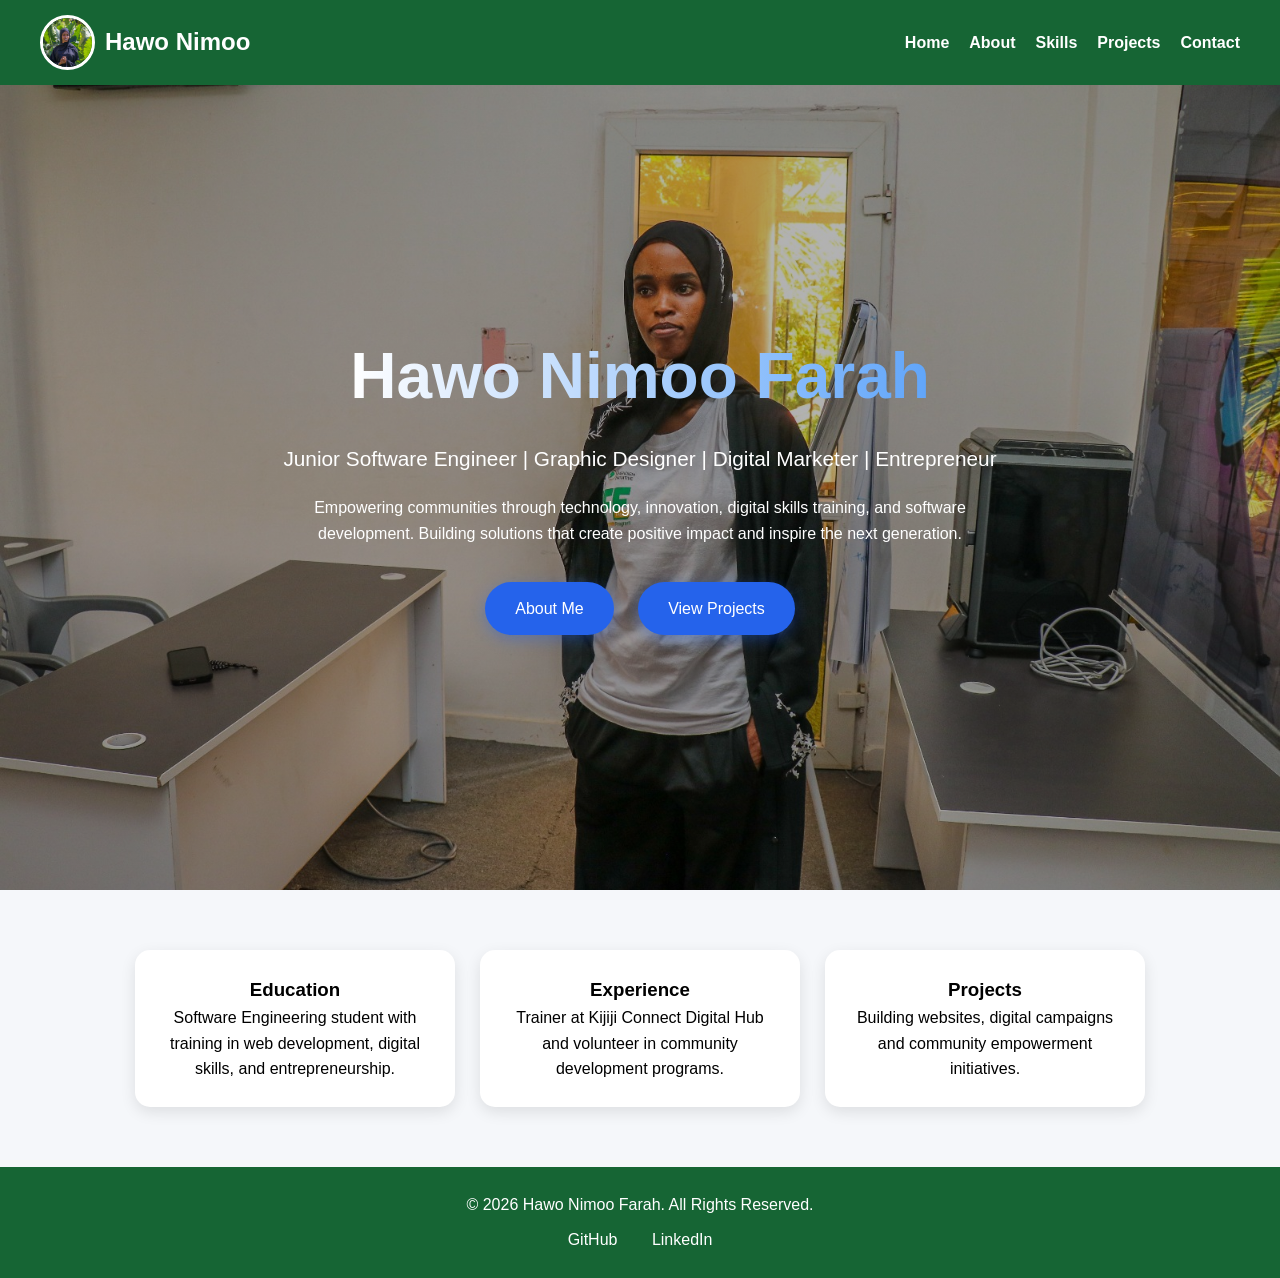
<file: index.html>
<!DOCTYPE html>
<html lang="en">
<head>
    <meta charset="UTF-8">
    <meta name="viewport" content="width=device-width, initial-scale=1.0">
    <title>Hawo Nimoo Farah | Portfolio</title>
    <link rel="stylesheet" href="style.css">
</head>
<body>

<header>
    <div class="navbar">

        <div class="logo-container">
            <img src="8.jpeg" alt="Hawo Nimoo Logo" class="logo-img">
            <h2 class="logo">Hawo Nimoo</h2>
        </div>

        <nav>
            <ul class="navigation">
                <li><a href="index.html">Home</a></li>
                <li><a href="about.html">About</a></li>
                <li><a href="skills.html">Skills</a></li>
                <li><a href="projects.html">Projects</a></li>
                <li><a href="contact.html">Contact</a></li>
            </ul>
        </nav>

    </div>
</header>

<section class="hero">

    <h1>Hawo Nimoo Farah</h1>

    <p class="title">
        Junior Software Engineer | Graphic Designer |
        Digital Marketer | Entrepreneur
    </p>

    <p class="welcome">
        Empowering communities through technology, innovation,
        digital skills training, and software development.
        Building solutions that create positive impact and inspire
        the next generation.
    </p>

    <div class="hero-buttons">
        <a href="about.html" class="btn">About Me</a>
        <a href="projects.html" class="btn">View Projects</a>
    </div>

</section>

<section class="overview">

    <div class="card">
        <h3>Education</h3>
        <p>
            Software Engineering student with training in
            web development, digital skills, and entrepreneurship.
        </p>
    </div>

    <div class="card">
        <h3>Experience</h3>
        <p>
            Trainer at Kijiji Connect Digital Hub and volunteer
            in community development programs.
        </p>
    </div>

    <div class="card">
        <h3>Projects</h3>
        <p>
            Building websites, digital campaigns and
            community empowerment initiatives.
        </p>
    </div>

</section>


<footer>

    <p>&copy; 2026 Hawo Nimoo Farah. All Rights Reserved.</p>

    <div class="footer-links">
        <a href="https://github.com/hawonimoo" target="_blank">GitHub</a>
        <a href="https://www.linkedin.com/in/hawo-farah" target="_blank">LinkedIn</a>
    </div>

</footer>

</body>
</html>
</file>
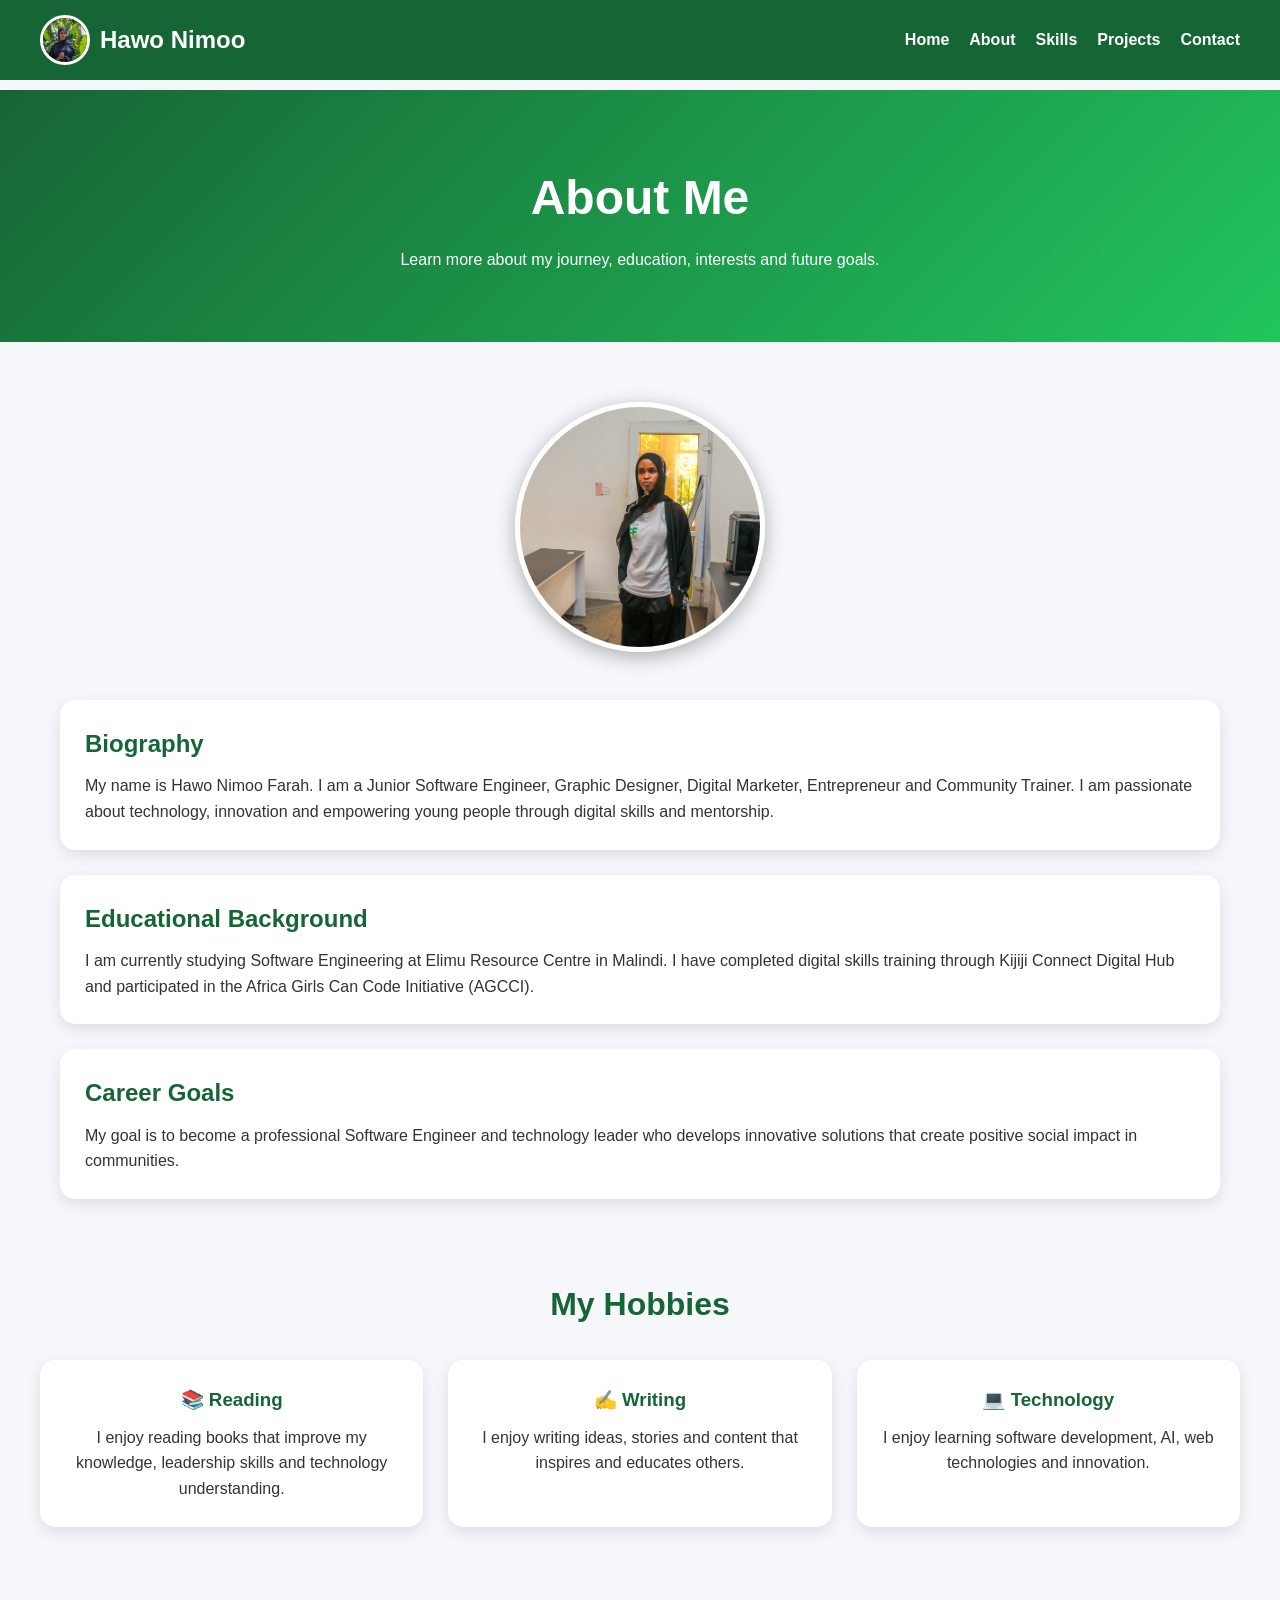
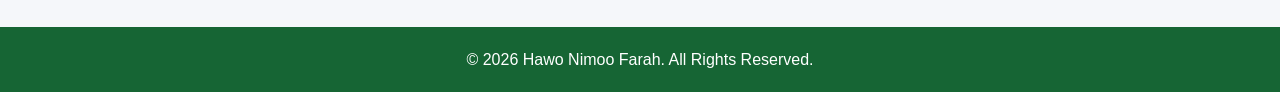
<file: about.html>
<!DOCTYPE html>
<html lang="en">
<head>
    <meta charset="UTF-8">
    <meta name="viewport" content="width=device-width, initial-scale=1.0">
    <title>About Me | Hawo Nimoo Farah</title>
    <link rel="stylesheet" href="about.css">
</head>
<body>

<header>
    <div class="navbar">

        <div class="logo-container">
            <img src="8.jpeg" alt="Hawo Nimoo Logo" class="logo-img">
            <h2 class="logo">Hawo Nimoo</h2>
        </div>

        <nav>
            <ul class="navigation">
                <li><a href="index.html">Home</a></li>
                <li><a href="about.html">About</a></li>
                <li><a href="skills.html">Skills</a></li>
                <li><a href="projects.html">Projects</a></li>
                <li><a href="contact.html">Contact</a></li>
            </ul>
        </nav>

    </div>
</header>

<section class="hero">
    <h1>About Me</h1>
    <p>Learn more about my journey, education, interests and future goals.</p>
</section>

<section class="about-container">

    <div class="profile-section">
        <img src="2.jpeg" alt="Hawo Nimoo" class="profile-image">
    </div>

    <div class="about-content">

        <div class="about-card">
            <h2>Biography</h2>
            <p>
                My name is Hawo Nimoo Farah. I am a Junior Software Engineer,
                Graphic Designer, Digital Marketer, Entrepreneur and Community Trainer.
                I am passionate about technology, innovation and empowering young
                people through digital skills and mentorship.
            </p>
        </div>

        <div class="about-card">
            <h2>Educational Background</h2>
            <p>
                I am currently studying Software Engineering at Elimu Resource
                Centre in Malindi. I have completed digital skills training
                through Kijiji Connect Digital Hub and participated in the
                Africa Girls Can Code Initiative (AGCCI).
            </p>
        </div>

        <div class="about-card">
            <h2>Career Goals</h2>
            <p>
                My goal is to become a professional Software Engineer and
                technology leader who develops innovative solutions that
                create positive social impact in communities.
            </p>
        </div>

    </div>

</section>

<section class="hobbies-section">

    <h2>My Hobbies</h2>

    <div class="hobbies-grid">

        <div class="hobby-card">
            <h3>📚 Reading</h3>
            <p>
                I enjoy reading books that improve my knowledge,
                leadership skills and technology understanding.
            </p>
        </div>

        <div class="hobby-card">
            <h3>✍️ Writing</h3>
            <p>
                I enjoy writing ideas, stories and content that
                inspires and educates others.
            </p>
        </div>

        <div class="hobby-card">
            <h3>💻 Technology</h3>
            <p>
                I enjoy learning software development, AI,
                web technologies and innovation.
            </p>
        </div>

    </div>

</section>

<footer>
    <p>&copy; 2026 Hawo Nimoo Farah. All Rights Reserved.</p>
</footer>

</body>
</html>
</file>
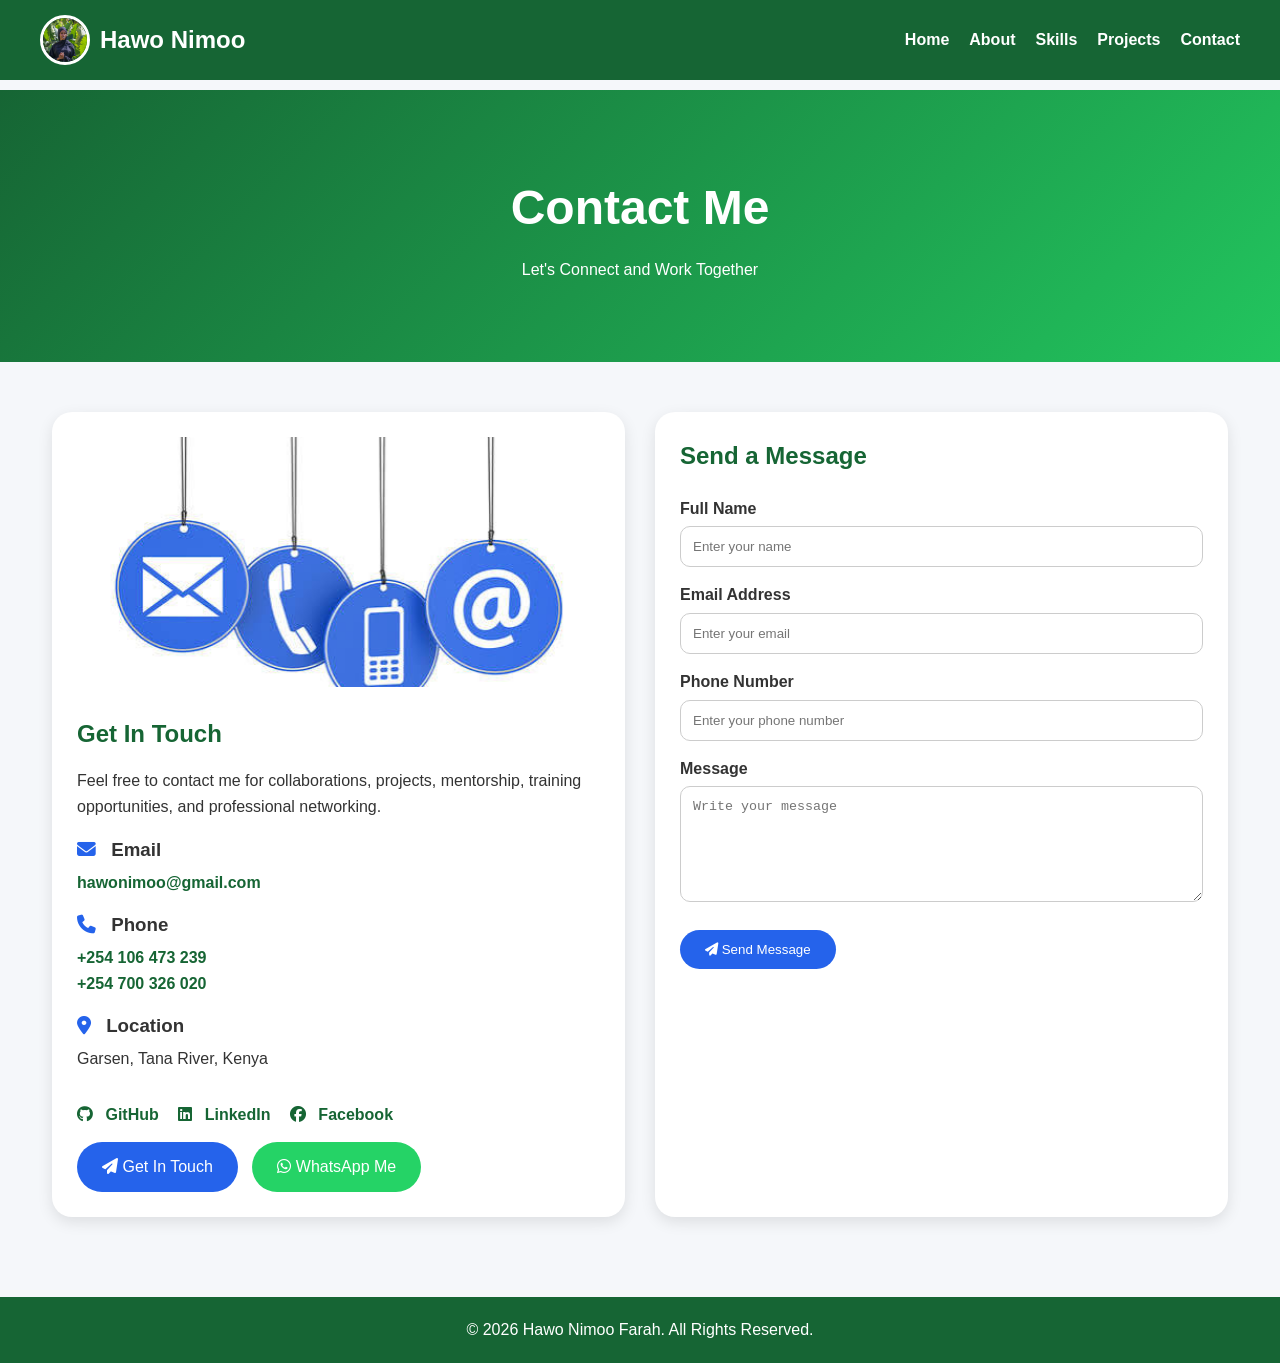
<file: contact.html>
<!DOCTYPE html>
<html lang="en">
<head>
    <meta charset="UTF-8">
    <meta name="viewport" content="width=device-width, initial-scale=1.0">
    <title>Contact | Hawo Nimoo Farah</title>

    <link rel="stylesheet" href="contact.css">

    <link rel="stylesheet"
    href="https://cdnjs.cloudflare.com/ajax/libs/font-awesome/6.5.1/css/all.min.css">
</head>
<body>

<header>
    <div class="navbar">

        <div class="logo-container">
            <img src="8.jpeg" alt="Logo" class="logo-img">
            <h2 class="logo">Hawo Nimoo</h2>
        </div>

        <nav>
            <ul class="navigation">
                <li><a href="index.html">Home</a></li>
                <li><a href="about.html">About</a></li>
                <li><a href="skills.html">Skills</a></li>
                <li><a href="projects.html">Projects</a></li>
                <li><a href="contact.html">Contact</a></li>
            </ul>
        </nav>

    </div>
</header>

<section class="hero">
    <h1>Contact Me</h1>
    <p>Let's Connect and Work Together</p>
</section>

<section class="contact-container">

    <div class="contact-info">

        <img src="images.jpg" alt="Contact Image">

        <h2>Get In Touch</h2>

        <p>
            Feel free to contact me for collaborations,
            projects, mentorship, training opportunities,
            and professional networking.
        </p>

        <div class="info">
            <h3><i class="fas fa-envelope"></i> Email</h3>

            <p>
                <a href="mailto:hawonimoo@gmail.com">
                    hawonimoo@gmail.com
                </a>
            </p>
        </div>

        <div class="info">
            <h3><i class="fas fa-phone"></i> Phone</h3>

            <p>
                <a href="https://wa.me/254106473239" target="_blank">
                    +254 106 473 239
                </a>
            </p>

            <p>
                <a href="https://wa.me/254700326020" target="_blank">
                    +254 700 326 020
                </a>
            </p>
        </div>

        <div class="info">
            <h3><i class="fas fa-location-dot"></i> Location</h3>
            <p>Garsen, Tana River, Kenya</p>
        </div>

        <div class="social-links">

            <a href="https://github.com/hawonimoo" target="_blank">
                <i class="fab fa-github"></i> GitHub
            </a>

            <a href="https://www.linkedin.com/in/hawo-farah" target="_blank">
                <i class="fab fa-linkedin"></i> LinkedIn
            </a>

            <a href="https://web.facebook.com/61590488966495/" target="_blank">
                <i class="fab fa-facebook"></i> Facebook
            </a>

        </div>

        <a href="mailto:hawonimoo@gmail.com" class="btn">
            <i class="fas fa-paper-plane"></i> Get In Touch
        </a>

        <a href="https://wa.me/254106473239" class="btn whatsapp-btn" target="_blank">
            <i class="fab fa-whatsapp"></i> WhatsApp Me
        </a>

    </div>

    <div class="contact-form">

        <h2>Send a Message</h2>

        <form>

            <label for="name">Full Name</label>
            <input type="text" id="name" placeholder="Enter your name">

            <label for="email">Email Address</label>
            <input type="email" id="email" placeholder="Enter your email">

            <label for="phone">Phone Number</label>
            <input type="tel" id="phone" placeholder="Enter your phone number">

            <label for="message">Message</label>
            <textarea id="message" rows="6" placeholder="Write your message"></textarea>

            <button type="submit">
                <i class="fas fa-paper-plane"></i> Send Message
            </button>

        </form>

    </div>

</section>

<footer>
    <p>&copy; 2026 Hawo Nimoo Farah. All Rights Reserved.</p>
</footer>

</body>
</html>
</file>
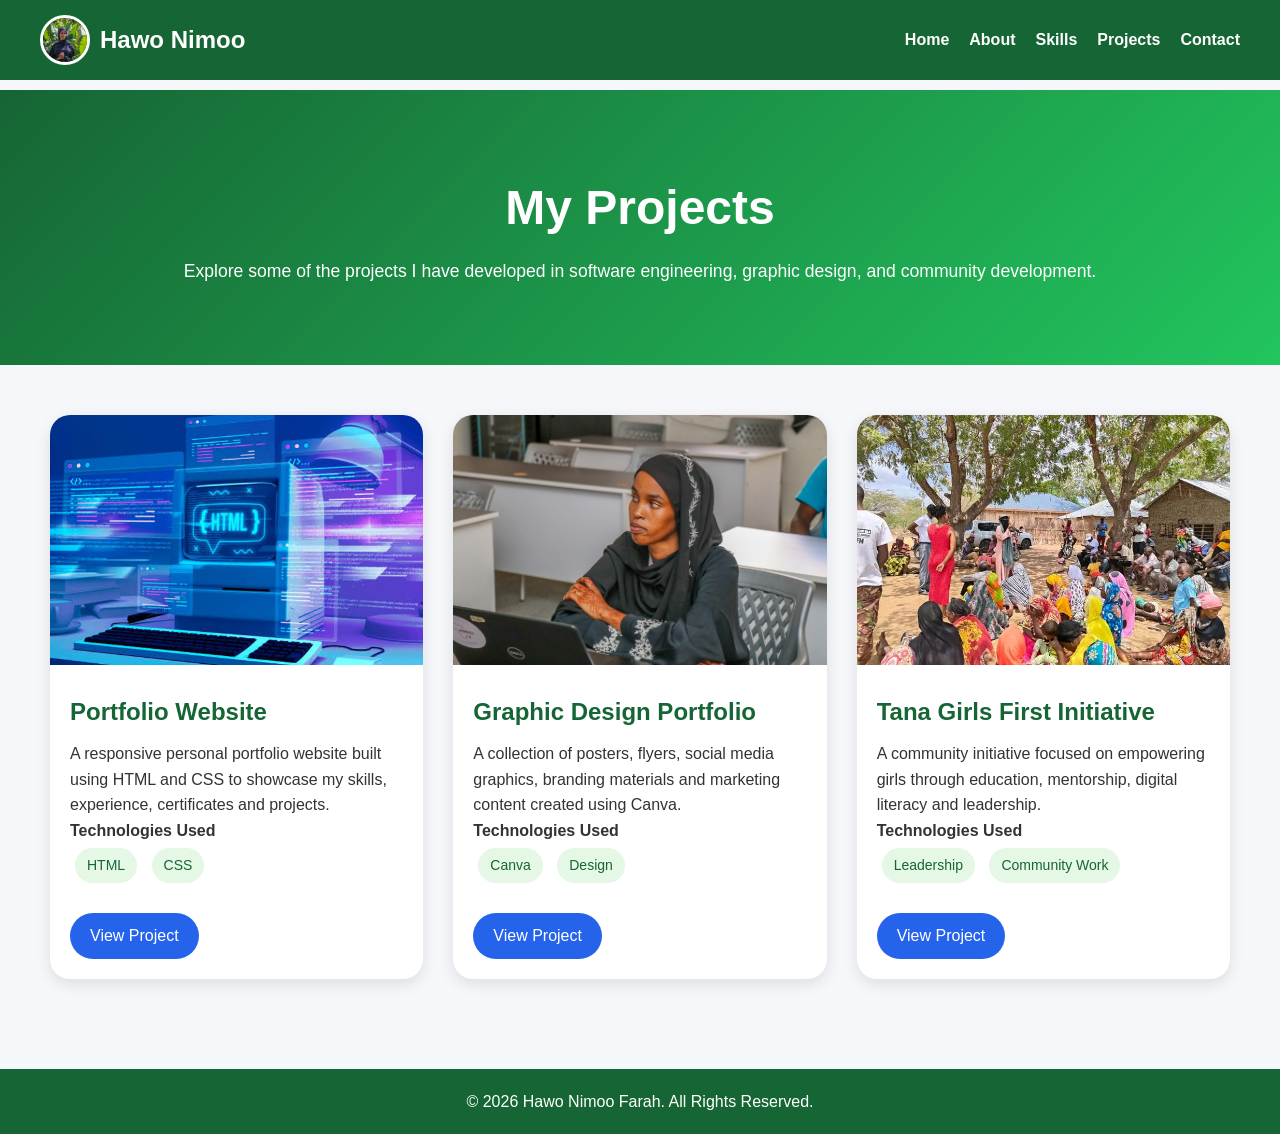
<file: projects.html>
<!DOCTYPE html>
<html lang="en">
<head>
    <meta charset="UTF-8">
    <meta name="viewport" content="width=device-width, initial-scale=1.0">
    <title>Projects | Hawo Nimoo Farah</title>
    <link rel="stylesheet" href="projects.css">
</head>
<body>

<header>

    <div class="navbar">

        <div class="logo-container">
            <img src="8.jpeg" alt="Hawo Nimoo Logo" class="logo-img">
            <h2 class="logo">Hawo Nimoo</h2>
        </div>

        <nav>
            <ul class="navigation">
                <li><a href="index.html">Home</a></li>
                <li><a href="about.html">About</a></li>
                <li><a href="skills.html">Skills</a></li>
                <li><a href="projects.html">Projects</a></li>
                <li><a href="contact.html">Contact</a></li>
            </ul>
        </nav>

    </div>

</header>

<section class="hero">
    <h1>My Projects</h1>
    <p>
        Explore some of the projects I have developed in
        software engineering, graphic design, and community development.
    </p>
</section>

<section class="projects-grid">

    <!-- Project 1 -->
    <div class="project-card">

        <img src="images (1).jpg" alt="Portfolio Website">

        <div class="content">

            <h2>Portfolio Website</h2>

            <p>
                A responsive personal portfolio website built using
                HTML and CSS to showcase my skills, experience,
                certificates and projects.
            </p>

            <h4>Technologies Used</h4>

            <span class="tag">HTML</span>
            <span class="tag">CSS</span>

            <br><br>

            <a href="https://github.com/hawonimoo"
               target="_blank"
               class="btn">
               View Project
            </a>

        </div>

    </div>

    <!-- Project 2 -->

    <div class="project-card">

        <img src="4.jpeg" alt="Graphic Design Portfolio">

        <div class="content">

            <h2>Graphic Design Portfolio</h2>

            <p>
                A collection of posters, flyers, social media graphics,
                branding materials and marketing content created using Canva.
            </p>

            <h4>Technologies Used</h4>

            <span class="tag">Canva</span>
            <span class="tag">Design</span>

            <br><br>

            <a href="https://github.com/hawonimoo"
               target="_blank"
               class="btn">
               View Project
            </a>

        </div>

    </div>

    <!-- Project 3 -->

    <div class="project-card">

        <img src="png5.jpeg" alt="Tana Girls First Initiative">

        <div class="content">

            <h2>Tana Girls First Initiative</h2>

            <p>
                A community initiative focused on empowering girls through
                education, mentorship, digital literacy and leadership.
            </p>

            <h4>Technologies Used</h4>

            <span class="tag">Leadership</span>
            <span class="tag">Community Work</span>

            <br><br>

            <a href="https://github.com/hawonimoo"
               target="_blank"
               class="btn">
               View Project
            </a>

        </div>

    </div>

</section>

<footer>
    <p>&copy; 2026 Hawo Nimoo Farah. All Rights Reserved.</p>
</footer>

</body>
</html>
</file>
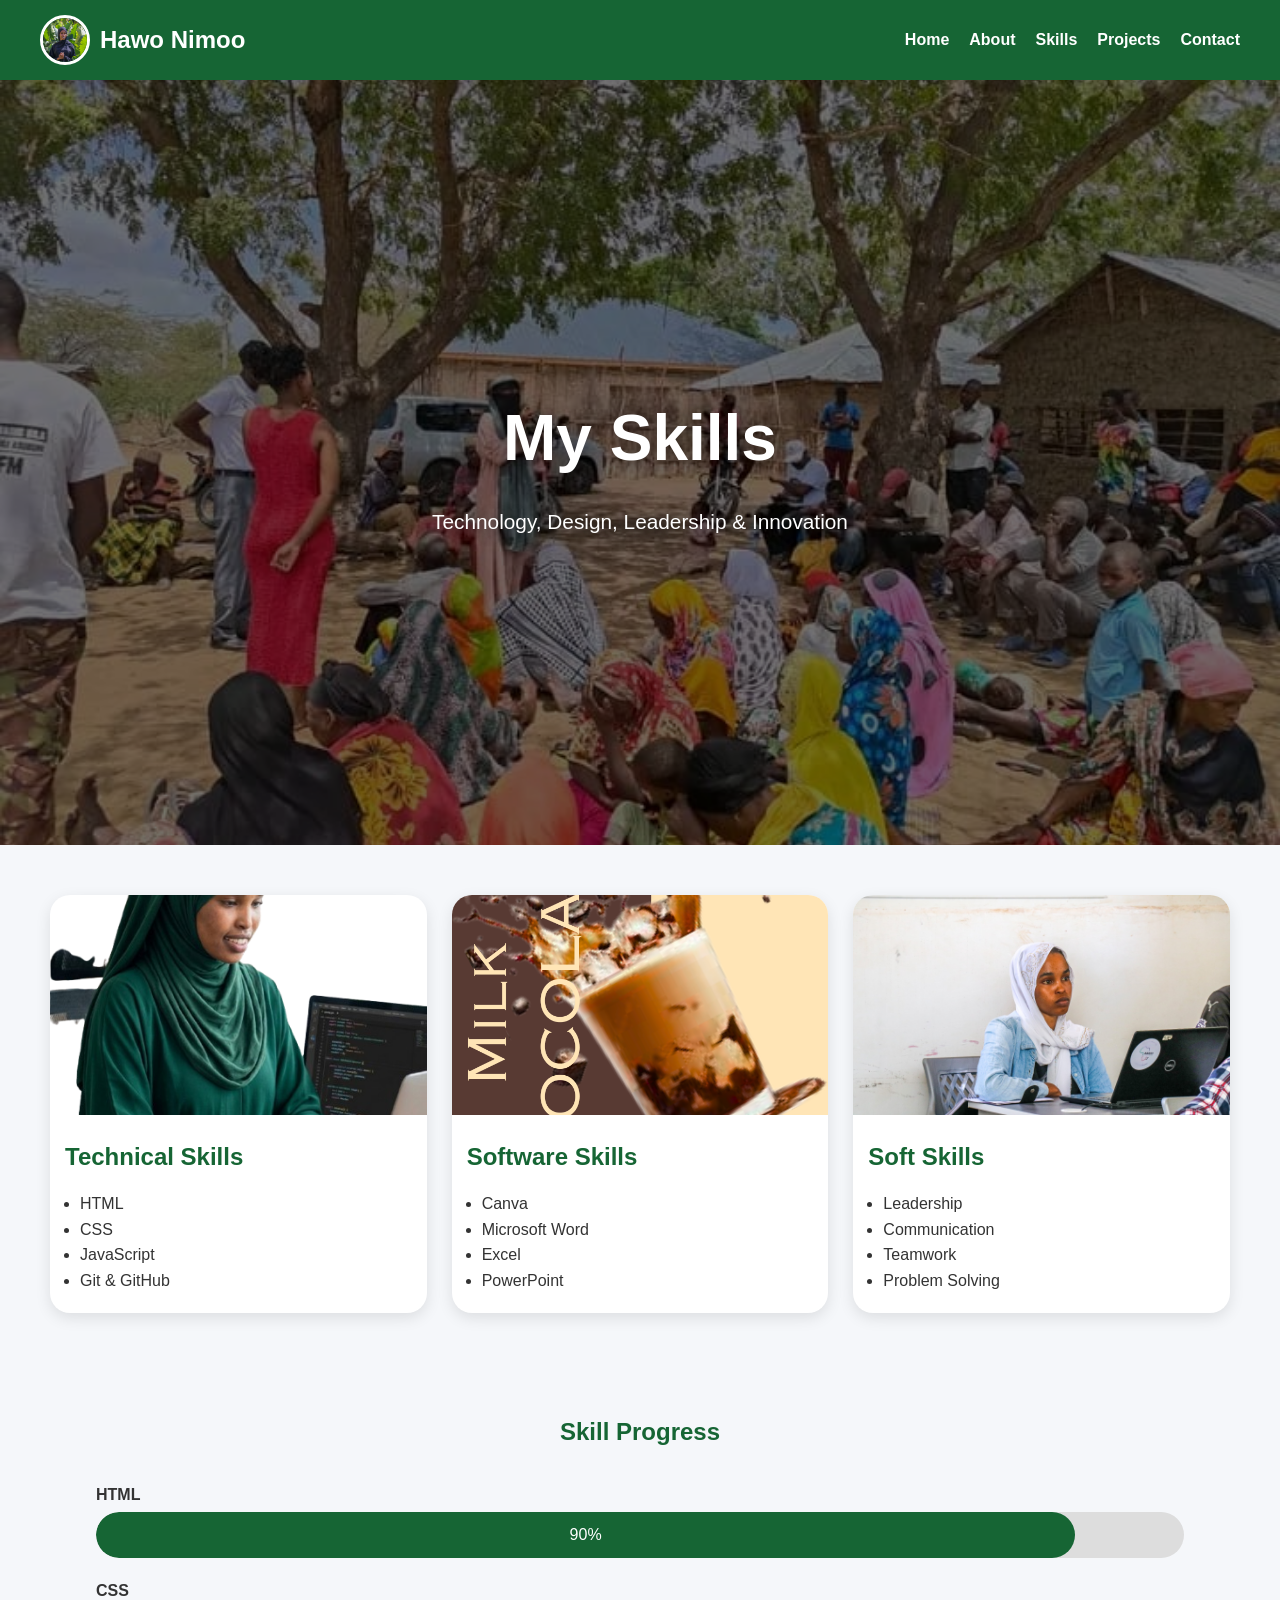
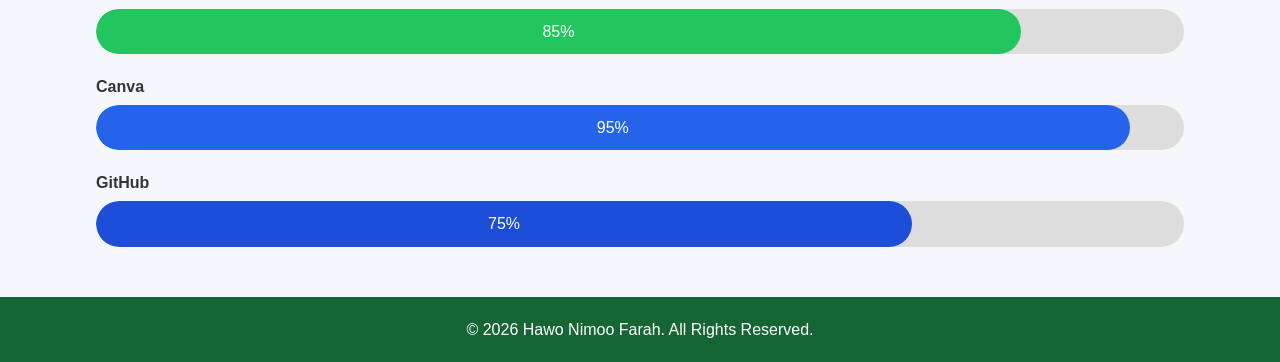
<file: skills.html>
<!DOCTYPE html>
<html lang="en">
<head>
    <meta charset="UTF-8">
    <meta name="viewport" content="width=device-width, initial-scale=1.0">
    <title>Skills | Hawo Nimoo Farah</title>
    <link rel="stylesheet" href="skills.css">
</head>
<body>

<header>
    <div class="navbar">

        <div class="logo-container">
            <img src="8.jpeg" alt="Hawo Nimoo Logo" class="logo-img">
            <h2 class="logo">Hawo Nimoo</h2>
        </div>

        <nav>
            <ul class="navigation">
                <li><a href="index.html">Home</a></li>
                <li><a href="about.html">About</a></li>
                <li><a href="skills.html">Skills</a></li>
                <li><a href="projects.html">Projects</a></li>
                <li><a href="contact.html">Contact</a></li>
            </ul>
        </nav>

    </div>
</header>

<section class="hero">

    <div class="hero-slider">
        <div class="slides">
            <img src="png5.jpeg" alt="">
            <img src="png2.jpeg" alt="">
            <img src="tec-removebg-preview.png" alt="">
            <img src="3.jpeg" alt="">
            <img src="png1.jpeg" alt="">
            <img src="4.jpeg" alt="">
        </div>
    </div>

    <div class="hero-content">
        <h1>My Skills</h1>
        <p>Technology, Design, Leadership & Innovation</p>
    </div>

</section>

<section class="skills-grid">

    <div class="skill-card">
        <img src="tec-removebg-preview.png" alt="Technical Skills">
        <h2>Technical Skills</h2>
        <ul>
            <li>HTML</li>
            <li>CSS</li>
            <li>JavaScript</li>
            <li>Git & GitHub</li>
        </ul>
    </div>

    <div class="skill-card">
        <img src="Your paragraph text (2).png" alt="Software Skills">
        <h2>Software Skills</h2>
        <ul>
            <li>Canva</li>
            <li>Microsoft Word</li>
            <li>Excel</li>
            <li>PowerPoint</li>
        </ul>
    </div>

    <div class="skill-card">
        <img src="png1.jpeg" alt="Soft Skills">
        <h2>Soft Skills</h2>
        <ul>
            <li>Leadership</li>
            <li>Communication</li>
            <li>Teamwork</li>
            <li>Problem Solving</li>
        </ul>
    </div>

</section>

<section class="progress-section">

    <h2>Skill Progress</h2>

    <div class="progress-box">
        <p>HTML</p>
        <div class="progress">
            <div class="html">90%</div>
        </div>
    </div>

    <div class="progress-box">
        <p>CSS</p>
        <div class="progress">
            <div class="css">85%</div>
        </div>
    </div>

    <div class="progress-box">
        <p>Canva</p>
        <div class="progress">
            <div class="canva">95%</div>
        </div>
    </div>

    <div class="progress-box">
        <p>GitHub</p>
        <div class="progress">
            <div class="github">75%</div>
        </div>
    </div>

</section>

<footer>
    <p>&copy; 2026 Hawo Nimoo Farah. All Rights Reserved.</p>
</footer>

</body>
</html>
</file>
<file: style.css>
*{
    margin:0;
    padding:0;
    box-sizing:border-box;
}

html{
    scroll-behavior:smooth;
}

body{
    font-family:Arial,sans-serif;
    background:#f5f7fa;
    line-height:1.6;
}

/* HEADER */

header{
    background:#166534;
    position:fixed;
    width:100%;
    top:0;
    z-index:1000;
}

.navbar{
    display:flex;
    justify-content:space-between;
    align-items:center;
    padding:15px 40px;
}

.logo-container{
    display:flex;
    align-items:center;
    gap:10px;
}

.logo-img{
    width:55px;
    height:55px;
    border-radius:50%;
    object-fit:cover;
    border:3px solid white;
    animation:glow 2s infinite alternate;
}

@keyframes glow{
    from{
        box-shadow:0 0 10px white;
    }
    to{
        box-shadow:0 0 25px #60a5fa;
    }
}

.logo{
    color:white;
}

.navigation{
    display:flex;
    gap:20px;
    list-style:none;
}

.navigation a{
    color:white;
    text-decoration:none;
    font-weight:bold;
    transition:0.3s;
}

.navigation a:hover{
    color:gold;
}

/* HERO */

.hero{
    margin-top:80px;
    min-height:90vh;

    display:flex;
    flex-direction:column;
    justify-content:center;
    align-items:center;

    text-align:center;
    padding:50px 20px;

    background:
    linear-gradient(
    rgba(0,0,0,0.3),
    rgba(0,0,0,0.3)),
    url("2.jpeg");

    background-size:cover;
    background-position:center;

    color:white;
}

@keyframes fadeIn{
    from{
        opacity:0;
        transform:translateY(30px);
    }
    to{
        opacity:1;
        transform:translateY(0);
    }
}

.profile-image{
    width:180px;
    height:180px;
    border-radius:50%;
    object-fit:cover;
    border:5px solid white;
    margin-bottom:20px;
    box-shadow:0 0 30px rgba(255,255,255,0.5);
}

.hero h1{
    font-size:4rem;
    font-weight:bold;

    background:linear-gradient(
    90deg,
    #ffffff,
    #60a5fa,
    #ffffff);

    background-size:200% auto;

    color:transparent;
    -webkit-background-clip:text;
    background-clip:text;

    animation:shine 3s linear infinite;
}

@keyframes shine{
    0%{
        background-position:-200% center;
    }

    100%{
        background-position:200% center;
    }
}

.title{
    margin-top:15px;
    font-size:1.3rem;
}

.welcome{
    max-width:750px;
    margin-top:20px;
}

.hero-buttons{
    margin-top:25px;
}

.btn{
    display:inline-block;
    margin:10px;
    padding:14px 30px;
    background:#2563eb;
    color:white;
    text-decoration:none;
    border-radius:30px;
    transition:0.3s;
    box-shadow:0 4px 15px rgba(37,99,235,0.4);
}

.btn:hover{
    transform:translateY(-5px);
    box-shadow:0 8px 25px rgba(37,99,235,0.6);
}

/* OVERVIEW */

.overview{
    display:flex;
    justify-content:center;
    flex-wrap:wrap;
    gap:25px;
    padding:60px 30px;
}

.card{
    background:white;
    width:320px;
    padding:25px;
    border-radius:15px;
    text-align:center;
    box-shadow:0 5px 15px rgba(0,0,0,0.1);
    transition:0.3s;
}

.card:hover{
    background:linear-gradient(
    135deg,
    #166534,
    #2563eb);

    color:white;
    transform:translateY(-10px);
}

.video-section h2{
    color:#166534;
    margin-bottom:20px;
}

video{
    width:100%;
    max-width:800px;
    border-radius:15px;
}

/* FOOTER */

footer{
    background:#166534;
    color:white;
    text-align:center;
    padding:25px;
}

.footer-links{
    margin-top:10px;
}

.footer-links a{
    color:white;
    text-decoration:none;
    margin:0 15px;
}

.footer-links a:hover{
    color:gold;
}

/* MOBILE */

@media(max-width:768px){

    .navbar{
        flex-direction:column;
        gap:10px;
        padding:10px;
    }

    .navigation{
        flex-wrap:wrap;
        justify-content:center;
        gap:10px;
    }

    .hero{
        margin-top:130px;
        min-height:70vh;
    }

    .hero h1{
        font-size:2.2rem;
    }

    .profile-image{
        width:140px;
        height:140px;
    }

    .title{
        font-size:1rem;
    }

    .welcome{
        font-size:0.95rem;
    }

    .card{
        width:100%;
        max-width:350px;
    }
}
</file>
<file: about.css>
*{
    margin:0;
    padding:0;
    box-sizing:border-box;
}

body{
    font-family:Arial, sans-serif;
    background:#f5f7fa;
    color:#333;
    line-height:1.6;
    padding-top:90px;
}

/* HEADER */

header{
    background:#166534;
    position:fixed;
    top:0;
    width:100%;
    z-index:1000;
}

.navbar{
    display:flex;
    justify-content:space-between;
    align-items:center;
    padding:15px 40px;
}

.logo-container{
    display:flex;
    align-items:center;
    gap:10px;
}

.logo-img{
    width:50px;
    height:50px;
    border-radius:50%;
    object-fit:cover;
    border:3px solid white;
}

.logo{
    color:white;
}

.navigation{
    display:flex;
    list-style:none;
    gap:20px;
}

.navigation a{
    color:white;
    text-decoration:none;
    font-weight:bold;
    transition:0.3s;
}

.navigation a:hover{
    color:gold;
}

/* HERO */

.hero{
    text-align:center;
    padding:70px 20px;
    background:linear-gradient(135deg,#166534,#22c55e);
    color:white;
}

.hero h1{
    font-size:3rem;
    margin-bottom:10px;
}

/* PROFILE */

.profile-section{
    text-align:center;
    margin:40px 0;
}

.profile-image{
    width:250px;
    height:250px;
    border-radius:50%;
    object-fit:cover;
    border:5px solid white;
    box-shadow:0 5px 20px rgba(0,0,0,0.3);
}

/* ABOUT */

.about-container{
    max-width:1200px;
    margin:auto;
    padding:20px;
}

.about-content{
    display:flex;
    flex-direction:column;
    gap:25px;
}

.about-card{
    background:white;
    padding:25px;
    border-radius:15px;
    box-shadow:0 5px 15px rgba(0,0,0,0.1);
    transition:all 0.4s ease;
}

.about-card h2{
    color:#166534;
    margin-bottom:10px;
}

.about-card:hover{
    background:linear-gradient(135deg,#166534,#2563eb);
    color:white;
    transform:translateY(-10px);
    box-shadow:0 10px 25px rgba(0,0,0,0.2);
}

.about-card:hover h2{
    color:white;
}

/* HOBBIES */

.hobbies-section{
    padding:60px 20px;
    text-align:center;
}

.hobbies-section h2{
    color:#166534;
    margin-bottom:30px;
    font-size:2rem;
}

.hobbies-grid{
    display:grid;
    grid-template-columns:repeat(auto-fit,minmax(280px,1fr));
    gap:25px;
    max-width:1200px;
    margin:auto;
}

.hobby-card{
    background:white;
    padding:25px;
    border-radius:15px;
    box-shadow:0 5px 15px rgba(0,0,0,0.1);
    transition:all 0.4s ease;
}

.hobby-card h3{
    color:#166534;
    margin-bottom:10px;
}

.hobby-card:hover{
    background:linear-gradient(135deg,#166534,#2563eb);
    color:white;
    transform:translateY(-10px);
    box-shadow:0 10px 25px rgba(0,0,0,0.2);
}

.hobby-card:hover h3{
    color:white;
}

/* FOOTER */

footer{
    background:#166534;
    color:white;
    text-align:center;
    padding:20px;
    margin-top:40px;
}

/* RESPONSIVE */

@media(max-width:768px){

    .navbar{
        flex-direction:column;
        gap:10px;
        padding:10px;
    }

    .navigation{
        flex-wrap:wrap;
        justify-content:center;
        gap:10px;
    }

    .hero h1{
        font-size:2rem;
    }

    .profile-image{
        width:180px;
        height:180px;
    }

    .about-container{
        padding:15px;
    }
}
</file>
<file: contact.css>
*{
    margin:0;
    padding:0;
    box-sizing:border-box;
}

html{
    scroll-behavior:smooth;
}

body{
    font-family:Arial, sans-serif;
    background:#f5f7fa;
    color:#333;
    line-height:1.6;
    padding-top:90px;
}

/* HEADER */

header{
    background:#166534;
    position:fixed;
    top:0;
    width:100%;
    z-index:1000;
}

.navbar{
    display:flex;
    justify-content:space-between;
    align-items:center;
    padding:15px 40px;
}

.logo-container{
    display:flex;
    align-items:center;
    gap:10px;
}

.logo-img{
    width:50px;
    height:50px;
    border-radius:50%;
    object-fit:cover;
    border:3px solid white;
}

.logo{
    color:white;
}

.navigation{
    display:flex;
    list-style:none;
    gap:20px;
}

.navigation a{
    color:white;
    text-decoration:none;
    font-weight:bold;
    transition:0.3s;
}

.navigation a:hover{
    color:gold;
}

/* HERO */

.hero{
    text-align:center;
    padding:80px 20px;
    background:linear-gradient(135deg,#166534,#22c55e);
    color:white;
}

.hero h1{
    font-size:3rem;
    margin-bottom:10px;
}

/* CONTACT SECTION */

.contact-container{
    width:95%;
    max-width:1400px;
    margin:auto;
    padding:50px 20px;
    display:grid;
    grid-template-columns:1fr 1fr;
    gap:30px;
}

/* CONTACT INFO */

.contact-info{
    background:white;
    padding:25px;
    border-radius:20px;
    box-shadow:0 5px 15px rgba(0,0,0,0.1);
    transition:0.4s;
}

.contact-info:hover{
    transform:translateY(-10px);
    background:linear-gradient(135deg,#2563eb,#22c55e);
    color:white;
}

.contact-info img{
    width:100%;
    height:250px;
    object-fit:cover;
    border-radius:15px;
    margin-bottom:20px;
}

.contact-info h2{
    color:#166534;
    margin-bottom:15px;
}

.contact-info:hover h2,
.contact-info:hover h3{
    color:white;
}

.info{
    margin-top:15px;
}

.info h3{
    margin-bottom:5px;
}

.info h3 i{
    color:#2563eb;
    margin-right:10px;
}

.contact-info:hover .info h3 i{
    color:white;
}

/* EMAIL & PHONE LINKS */

.info a{
    color:#166534;
    text-decoration:none;
    font-weight:bold;
}

.contact-info:hover .info a{
    color:white;
}

/* SOCIAL LINKS */

.social-links{
    margin-top:20px;
}

.social-links a{
    display:inline-block;
    margin-right:15px;
    margin-top:10px;
    text-decoration:none;
    color:#166534;
    font-weight:bold;
}

.social-links a i{
    margin-right:8px;
}

.contact-info:hover .social-links a{
    color:white;
}

/* BUTTONS */

.btn{
    display:inline-block;
    margin-top:15px;
    margin-right:10px;
    padding:12px 25px;
    background:#2563eb;
    color:white;
    text-decoration:none;
    border-radius:30px;
    transition:0.3s;
}

.btn:hover{
    background:#1d4ed8;
}

.whatsapp-btn{
    background:#25D366;
}

.whatsapp-btn:hover{
    background:#1faa52;
}

/* FORM */

.contact-form{
    background:white;
    padding:25px;
    border-radius:20px;
    box-shadow:0 5px 15px rgba(0,0,0,0.1);
    transition:0.4s;
}

.contact-form:hover{
    transform:translateY(-10px);
    background:linear-gradient(135deg,#2563eb,#22c55e);
    color:white;
}

.contact-form h2{
    color:#166534;
    margin-bottom:20px;
}

.contact-form:hover h2,
.contact-form:hover label{
    color:white;
}

label{
    display:block;
    margin-top:15px;
    margin-bottom:5px;
    font-weight:bold;
}

input,
textarea{
    width:100%;
    padding:12px;
    border:1px solid #ccc;
    border-radius:10px;
    outline:none;
}

input:focus,
textarea:focus{
    border-color:#2563eb;
}

button{
    margin-top:20px;
    padding:12px 25px;
    background:#2563eb;
    color:white;
    border:none;
    border-radius:30px;
    cursor:pointer;
    transition:0.3s;
}

button:hover{
    background:#1d4ed8;
}

/* FOOTER */

footer{
    background:#166534;
    color:white;
    text-align:center;
    padding:20px;
    margin-top:30px;
}

/* TABLET */

@media(max-width:992px){

    .contact-container{
        grid-template-columns:1fr;
    }
}

/* MOBILE */

@media(max-width:768px){

    .navbar{
        flex-direction:column;
        gap:10px;
        padding:10px;
    }

    .navigation{
        flex-wrap:wrap;
        justify-content:center;
        gap:10px;
    }

    .hero h1{
        font-size:2rem;
    }

    .contact-container{
        padding:20px;
    }

    .contact-info img{
        height:200px;
    }
}

/* SMALL PHONES */

@media(max-width:480px){

    .hero h1{
        font-size:1.8rem;
    }

    .navigation a{
        font-size:14px;
    }

    .btn{
        display:block;
        text-align:center;
        margin-bottom:10px;
    }
}
</file>
<file: projects.css>
*{
    margin:0;
    padding:0;
    box-sizing:border-box;
}

html{
    scroll-behavior:smooth;
}

body{
    font-family:Arial, sans-serif;
    background:#f5f7fa;
    color:#333;
    line-height:1.6;
    padding-top:90px;
}

/* HEADER */

header{
    background:#166534;
    position:fixed;
    top:0;
    width:100%;
    z-index:1000;
}

.navbar{
    display:flex;
    justify-content:space-between;
    align-items:center;
    padding:15px 40px;
}

.logo-container{
    display:flex;
    align-items:center;
    gap:10px;
}

.logo-img{
    width:50px;
    height:50px;
    object-fit:cover;
    border-radius:50%;
    border:3px solid white;
}

.logo{
    color:white;
}

.navigation{
    display:flex;
    list-style:none;
    gap:20px;
}

.navigation a{
    color:white;
    text-decoration:none;
    font-weight:bold;
    transition:0.3s;
}

.navigation a:hover{
    color:gold;
}

/* HERO */

.hero{
    text-align:center;
    padding:80px 20px;
    background:linear-gradient(135deg,#166534,#22c55e);
    color:white;
}

.hero h1{
    font-size:3rem;
    margin-bottom:10px;
}

.hero p{
    font-size:1.1rem;
}

/* PROJECTS */

.projects-grid{
    display:grid;
    grid-template-columns:repeat(auto-fit,minmax(320px,1fr));
    gap:30px;
    padding:50px;
}

.project-card{
    background:white;
    border-radius:20px;
    overflow:hidden;
    box-shadow:0 5px 15px rgba(0,0,0,0.1);
    transition:all 0.4s ease;
}

.project-card:hover{
    transform:translateY(-10px);
    background:linear-gradient(135deg,#2563eb,#22c55e);
    color:white;
    box-shadow:0 10px 30px rgba(37,99,235,0.4);
}

.project-card img{
    width:100%;
    height:250px;
    object-fit:cover;
}

.content{
    padding:20px;
}

.content h2{
    color:#166534;
    margin-bottom:10px;
}

.project-card:hover h2{
    color:white;
}

.tag{
    display:inline-block;
    background:#e5f7e5;
    color:#166534;
    padding:6px 12px;
    border-radius:20px;
    margin:5px;
    font-size:14px;
}

.project-card:hover .tag{
    background:white;
    color:#166534;
}

.btn{
    display:inline-block;
    padding:10px 20px;
    background:#2563eb;
    color:white;
    text-decoration:none;
    border-radius:25px;
    transition:0.3s;
}

.btn:hover{
    background:#1d4ed8;
}

.project-card:hover .btn{
    background:white;
    color:#2563eb;
}

/* FOOTER */

footer{
    background:#166534;
    color:white;
    text-align:center;
    padding:20px;
    margin-top:40px;
}

/* RESPONSIVE */

@media(max-width:768px){

    .navbar{
        flex-direction:column;
        gap:10px;
        padding:10px;
    }

    .navigation{
        flex-wrap:wrap;
        justify-content:center;
        gap:10px;
    }

    .hero{
        padding:60px 20px;
    }

    .hero h1{
        font-size:2rem;
    }

    .projects-grid{
        padding:20px;
    }

    .project-card img{
        height:200px;
    }
}

@media(max-width:480px){

    .hero h1{
        font-size:1.8rem;
    }

    .hero p{
        font-size:0.9rem;
    }

    .projects-grid{
        grid-template-columns:1fr;
    }
}
</file>
<file: skills.css>
*{
    margin:0;
    padding:0;
    box-sizing:border-box;
}

html{
    scroll-behavior:smooth;
}

body{
    font-family:Arial, sans-serif;
    background:#f5f7fa;
    color:#333;
    line-height:1.6;
}

/* HEADER */

header{
    background:#166534;
    position:fixed;
    top:0;
    width:100%;
    z-index:1000;
}

.navbar{
    display:flex;
    justify-content:space-between;
    align-items:center;
    padding:15px 40px;
}

.logo-container{
    display:flex;
    align-items:center;
    gap:10px;
}

.logo-img{
    width:50px;
    height:50px;
    object-fit:cover;
    border-radius:50%;
    border:3px solid white;
}

.logo{
    color:white;
}

.navigation{
    display:flex;
    list-style:none;
    gap:20px;
}

.navigation a{
    text-decoration:none;
    color:white;
    font-weight:bold;
    transition:0.3s;
}

.navigation a:hover{
    color:gold;
}

/* HERO */

.hero{
    position:relative;
    height:85vh;
    overflow:hidden;
    display:flex;
    justify-content:center;
    align-items:center;
    text-align:center;
    margin-top:80px;
}

.hero-slider{
    position:absolute;
    top:0;
    left:0;
    width:100%;
    height:100%;
}

.slides{
    display:flex;
    width:600%;
    height:100%;
    animation:slide 24s infinite;
}

.slides img{
    width:16.666%;
    height:100%;
    object-fit:cover;
}

.hero::after{
    content:"";
    position:absolute;
    inset:0;
    background:rgba(0,0,0,0.55);
}

.hero-content{
    position:relative;
    z-index:2;
    color:white;
    padding:20px;
}

.hero-content h1{
    font-size:4rem;
    margin-bottom:15px;
    text-shadow:2px 2px 15px rgba(0,0,0,0.5);
}

.hero-content p{
    font-size:1.3rem;
    text-shadow:2px 2px 15px rgba(0,0,0,0.5);
}

/* CAROUSEL ANIMATION */

@keyframes slide{

    0%,12%{
        transform:translateX(0);
    }

    16%,28%{
        transform:translateX(-16.666%);
    }

    32%,44%{
        transform:translateX(-33.333%);
    }

    48%,60%{
        transform:translateX(-50%);
    }

    64%,76%{
        transform:translateX(-66.666%);
    }

    80%,92%{
        transform:translateX(-83.333%);
    }

    100%{
        transform:translateX(0);
    }
}

/* SKILLS */

.skills-grid{
    display:grid;
    grid-template-columns:repeat(auto-fit,minmax(280px,1fr));
    gap:25px;
    padding:50px;
}

.skill-card{
    background:white;
    border-radius:20px;
    overflow:hidden;
    box-shadow:0 5px 15px rgba(0,0,0,0.1);
    transition:0.3s;
}

.skill-card:hover{
    transform:translateY(-10px);
    background:linear-gradient(135deg,#2563eb,#22c55e);
    color:white;
}

.skill-card img{
    width:100%;
    height:220px;
    object-fit:cover;
}

.skill-card h2{
    padding:15px;
    color:#166534;
}

.skill-card:hover h2{
    color:white;
}

.skill-card ul{
    padding:0 30px 20px;
}

/* PROGRESS */

.progress-section{
    width:85%;
    margin:50px auto;
}

.progress-section h2{
    text-align:center;
    color:#166534;
    margin-bottom:30px;
}

.progress-box{
    margin-bottom:20px;
}

.progress-box p{
    margin-bottom:5px;
    font-weight:bold;
}

.progress{
    width:100%;
    background:#ddd;
    border-radius:30px;
    overflow:hidden;
}

.progress div{
    color:white;
    text-align:center;
    padding:10px;
    border-radius:30px;
}

.html{
    width:90%;
    background:#166534;
}

.css{
    width:85%;
    background:#22c55e;
}

.canva{
    width:95%;
    background:#2563eb;
}

.github{
    width:75%;
    background:#1d4ed8;
}

/* FOOTER */

footer{
    background:#166534;
    color:white;
    text-align:center;
    padding:20px;
    margin-top:40px;
}

/* RESPONSIVE */

@media(max-width:768px){

    .navbar{
        flex-direction:column;
        padding:10px;
    }

    .navigation{
        flex-wrap:wrap;
        justify-content:center;
        gap:10px;
    }

    .hero{
        height:70vh;
    }

    .hero-content h1{
        font-size:2.3rem;
    }

    .hero-content p{
        font-size:1rem;
    }

    .skills-grid{
        padding:20px;
    }

    .progress-section{
        width:95%;
    }
}

@media(max-width:480px){

    .hero-content h1{
        font-size:1.8rem;
    }

    .hero-content p{
        font-size:0.9rem;
    }

    .skill-card img{
        height:180px;
    }
}
</file>
